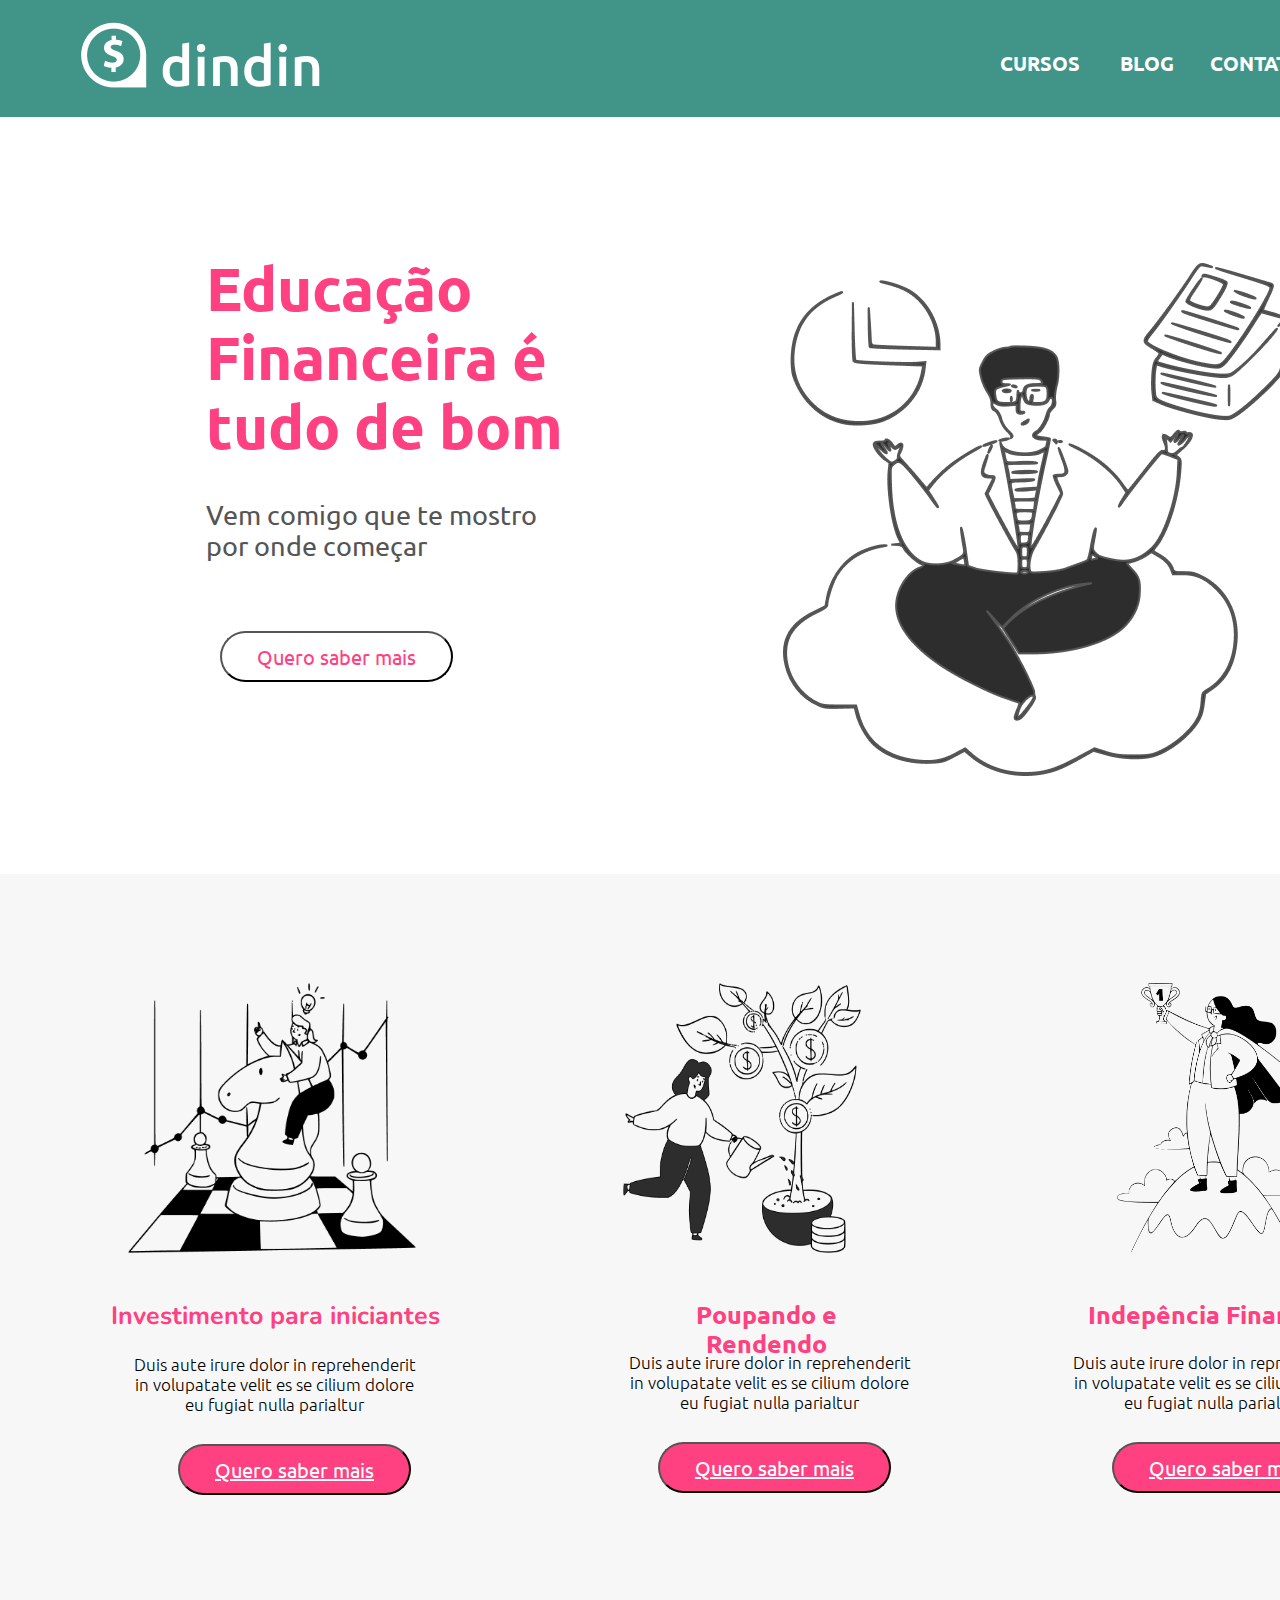
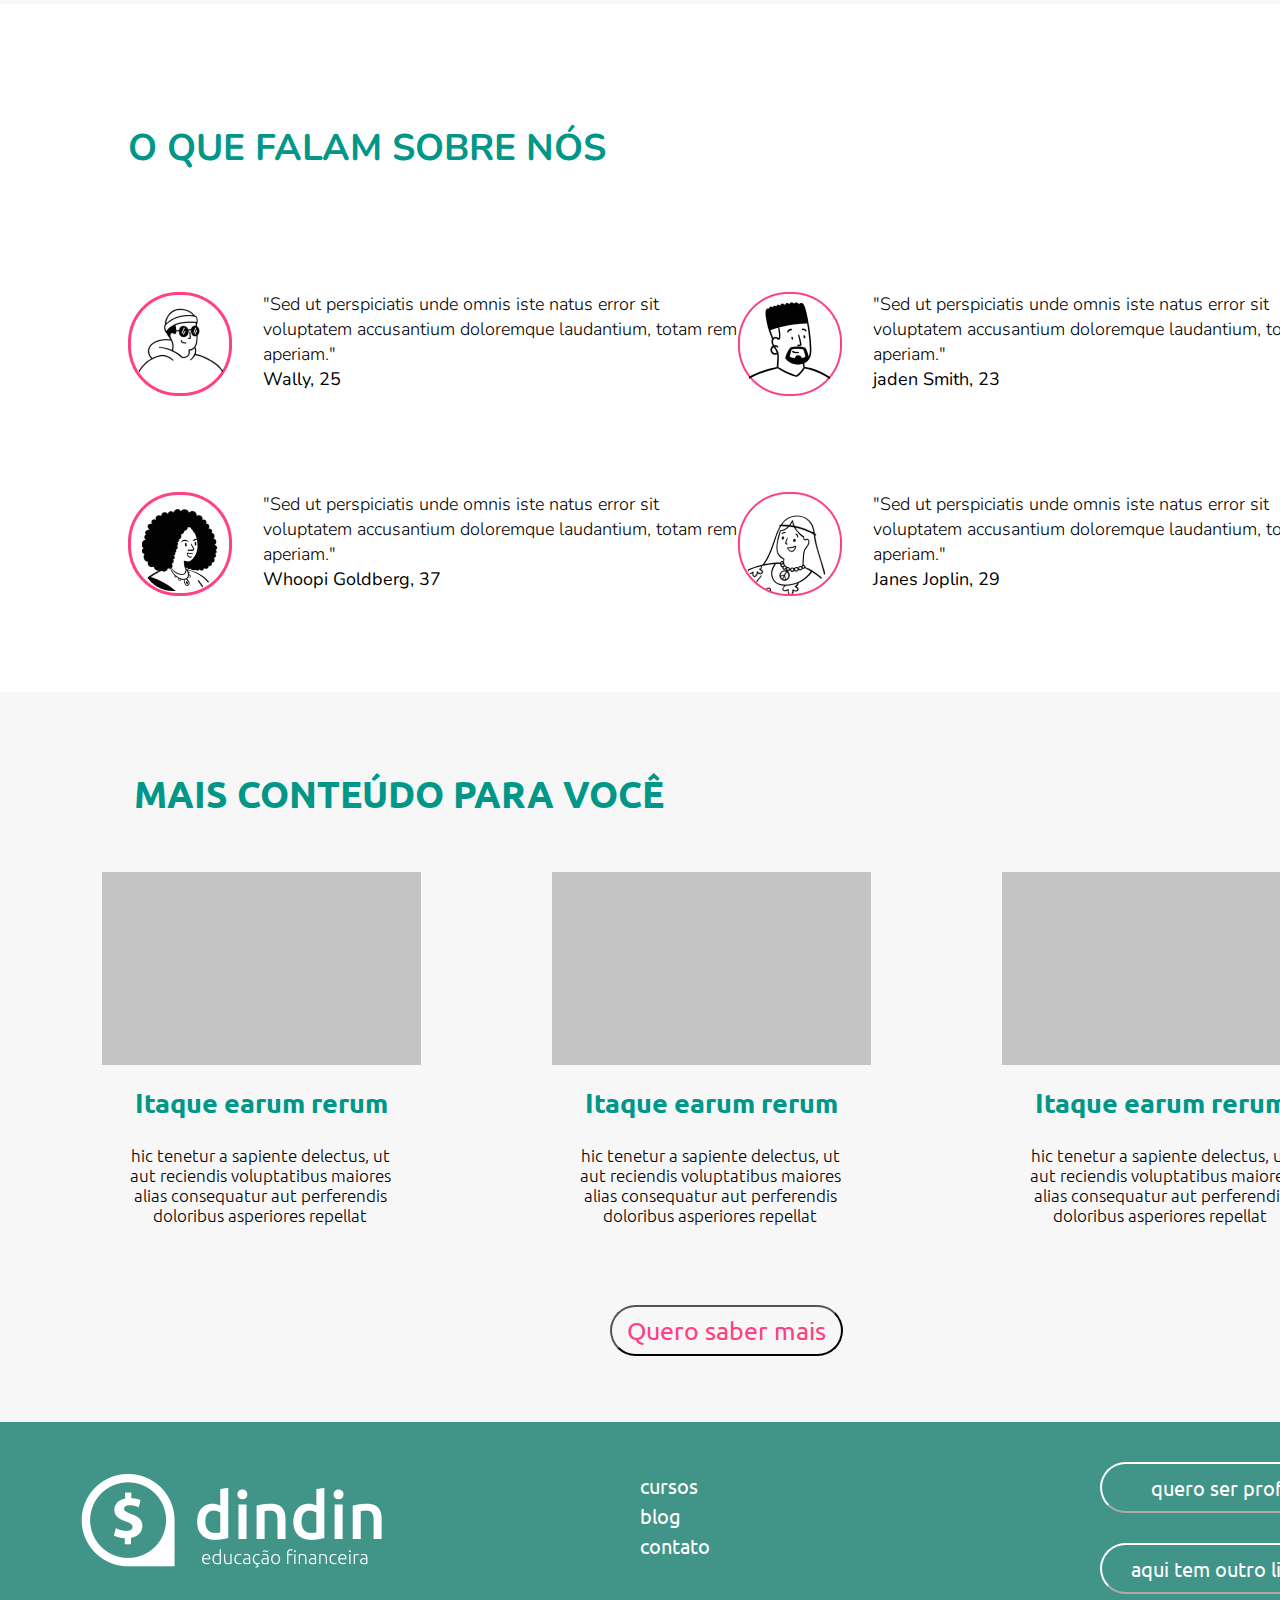
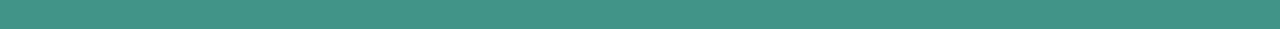
<file: index.html>
<!DOCTYPE html>
<html>

<head>
    <meta charset="UTF-8">
    <meta http-equiv="X-UA-Compatible" content="IE-edge">
    <meta name="viewport" content="width=device-width, initial-scale=1.0">
    <title>INICIO-HTML</title>
    <link rel="stylesheet" href="style-inicio.css">
    <link rel="preconnect" href="https://fonts.googleapis.com">
<link rel="preconnect" href="https://fonts.gstatic.com" crossorigin>
<link rel="preconnect" href="https://fonts.googleapis.com">
<link rel="preconnect" href="https://fonts.gstatic.com" crossorigin>
<link rel="preconnect" href="https://fonts.googleapis.com">
<link rel="preconnect" href="https://fonts.gstatic.com" crossorigin>
<link href="https://fonts.googleapis.com/css2?family=Ubuntu:ital,wght@0,300;0,400;0,500;0,700;1,300;1,400;1,500;1,700&display=swap" rel="stylesheet">
<link rel="preconnect" href="https://fonts.googleapis.com">
<link rel="preconnect" href="https://fonts.gstatic.com" crossorigin>
<link href="https://fonts.googleapis.com/css2?family=Nunito:ital,wght@0,200;0,300;0,400;0,500;0,600;0,700;0,800;0,900;0,1000;1,200;1,300;1,400;1,500;1,600;1,700;1,800;1,900;1,1000&display=swap" rel="stylesheet">

</head>

<body>

    <div id="header">
        <div class="header-grid">
            <div class="logo-header">
                <img src="logo-header.png">
            </div>
            <div class="header-items">
                <p><a href="https://diegoengmec.github.io/Desafio1GamaAcademy/Cursos.html" class="header-item">cursos</a></p>
                <p><a href="https://diegoengmec.github.io/Desafio1GamaAcademy/Blog.html" class="header-item">blog</a></p>
                <p><a href="https://diegoengmec.github.io/Desafio1GamaAcademy/Contato.html" class="header-item">contato</a></p>
            </div>
        </div>
    <div>        



    <div id="intro">
        <div class="banner">
            <div class="banner-parte1">
                <p class="banner-titulo">Educação Financeira é tudo de bom</p>
                <p class="banner-texto">Vem comigo que te mostro por onde começar</p>
                <button class="botão-banner"> <a class="link-botão-banner" href="https://diegoengmec.github.io/Desafio1GamaAcademy/Post.html">Quero saber mais</button></a>

            </div>

            <div class="banner-imagem">
               <img src="ilustra-banner.png">
            </div>
        </div>

    </div>

    <div id="cursos">
        <div id="curso1">
            <img class="curso1-imagem" src="ilustra-poupando.png">
            <h3 class="titulo-curso1">Investimento para iniciantes</h3>
            <p class="curso1-texto">Duis aute irure dolor in reprehenderit in volupatate velit es se cilium dolore eu fugiat nulla parialtur</p>
            <button class="curso1-botão"><a class="link-curso-botão1" href="https://diegoengmec.github.io/Desafio1GamaAcademy/Curso.html">Quero saber mais</button></a>

        </div>

        <div id="curso2">
            <img class="curso2-imagem" src="ilustra-investimento.png">
            <h4 class="titulo-curso2">Poupando e Rendendo</h4>
            <p class="curso2-texto">Duis aute irure dolor in reprehenderit in volupatate velit es se cilium dolore eu fugiat nulla parialtur</p>
            <button class="curso2-botão"><a class="link-curso-botão2" href="https://diegoengmec.github.io/Desafio1GamaAcademy/Curso.html">Quero saber mais</button></a>
        </div>    
            
        <div id="curso3">
            <img class="curso3-imagem" src="ilustra-independencia.png">
            <h5 class="titulo-curso3">Indepência Financeira</h5>
            <p class="curso3-texto">Duis aute irure dolor in reprehenderit in volupatate velit es se cilium dolore eu fugiat nulla parialtur</p>
            <button class="curso3-botão"><a class="link-curso-botão3" href="https://diegoengmec.github.io/Desafio1GamaAcademy/Curso.html">Quero saber mais</button></a>

        </div>

    </div>

    <p id="depoimmento-titulo">O QUE FALAM SOBRE NÓS</p>

    <div id="grid">
        <div class="depoimento"> <img class="depoimento-imagem" src="icon-wally.png" alt="">
            <cite class="depoimento-texto">"Sed ut perspiciatis unde omnis iste natus error sit voluptatem accusantium doloremque laudantium, totam rem aperiam."</cite>
            <p class="pessoa">Wally, 25</p>

        </div>

        <div class="depoimento"> <img class="depoimento-imagem" src="icon-jaden.png" alt="">
            <cite class="depoimento-texto">"Sed ut perspiciatis unde omnis iste natus error sit voluptatem accusantium doloremque laudantium, totam rem aperiam."</cite>
            <p class="pessoa">jaden Smith, 23</p>
        
        </div>

        <div class="depoimento"> <img class="depoimento-imagem" src="icon-whoopi.png" alt="">
            <cite class="depoimento-texto">"Sed ut perspiciatis unde omnis iste natus error sit voluptatem accusantium doloremque laudantium, totam rem aperiam."</cite>
            <p class="pessoa">Whoopi Goldberg, 37</p>
        
        </div>

        <div class="depoimento"> <img class="depoimento-imagem" src="icon-jane.png" alt="">
            <cite class="depoimento-texto">"Sed ut perspiciatis unde omnis iste natus error sit voluptatem accusantium doloremque laudantium, totam rem aperiam."</cite>
            <p class="pessoa">Janes Joplin, 29</p>
        
        </div>


    </div>

    <div id="conteudo">
        <div>
            <p class="conteudo-titulo"> MAIS CONTEÚDO PARA VOCÊ</p>
        </div>

        <div id="grid-conteudo">

            <div class="conteudo-imagem"></div>

            <div class="conteudo-imagem"></div>

            <div class="conteudo-imagem"></div>

            <div>
            <p class="conteudo-subtitulo"> Itaque earum rerum</p>
            <p class="conteudo-texto">hic tenetur a sapiente delectus, ut aut reciendis voluptatibus maiores alias consequatur aut perferendis doloribus asperiores repellat</p>
            </div>

            <div>
            <p class="conteudo-subtitulo"> Itaque earum rerum</p>
            <p class="conteudo-texto">hic tenetur a sapiente delectus, ut aut reciendis voluptatibus maiores alias consequatur aut perferendis doloribus asperiores repellat</p>
            </div>

            <div>
            <p class="conteudo-subtitulo"> Itaque earum rerum</p>
            <p class="conteudo-texto">hic tenetur a sapiente delectus, ut aut reciendis voluptatibus maiores alias consequatur aut perferendis doloribus asperiores repellat</p>
            </div>
        </div>

        <div>
            <button class="conteudo-botão"><a class="link-conteudo-botão" href="https://diegoengmec.github.io/Desafio1GamaAcademy/Blog.html">Quero saber mais</button></a>

        </div>
    

    </div>

    <div id="footer">
        <div class="footer-grid">
            <div class="logo-footer">
                <img src="logo-footer.png">
            </div>
            <div class="footer-items">
                <p><a href="https://diegoengmec.github.io/Desafio1GamaAcademy/Cursos.html" class="header-item">cursos</a></p>
                <p><a href="https://diegoengmec.github.io/Desafio1GamaAcademy/Blog.html" class="header-item">blog</a></p>
                <p><a href="https://diegoengmec.github.io/Desafio1GamaAcademy/Contato.html" class="header-item">contato</a></p>
            </div>
            <div>
                <button class="footer-botão1">quero ser prof</button>
                <button class="footer-botão2">aqui tem outro link</button>
            </div>





        </div>

        
    </div>














</body>

</html>
</file>
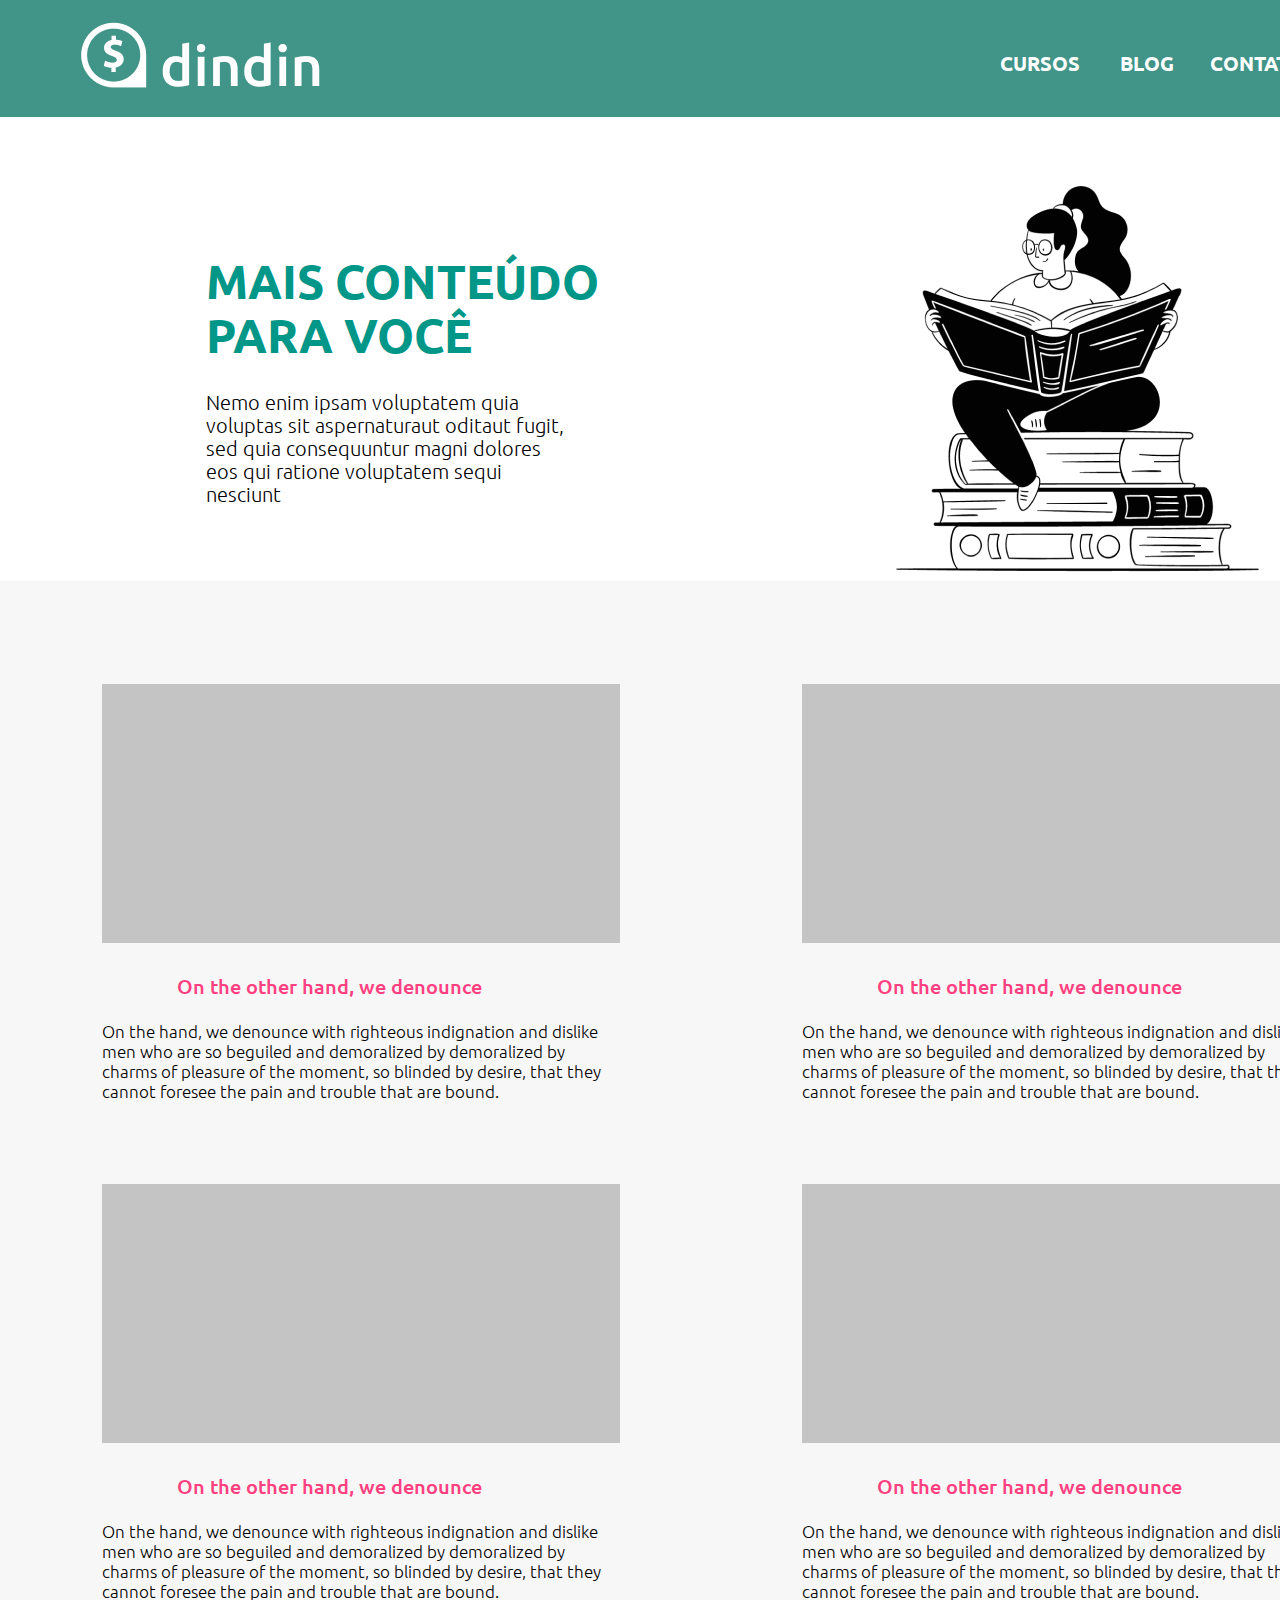
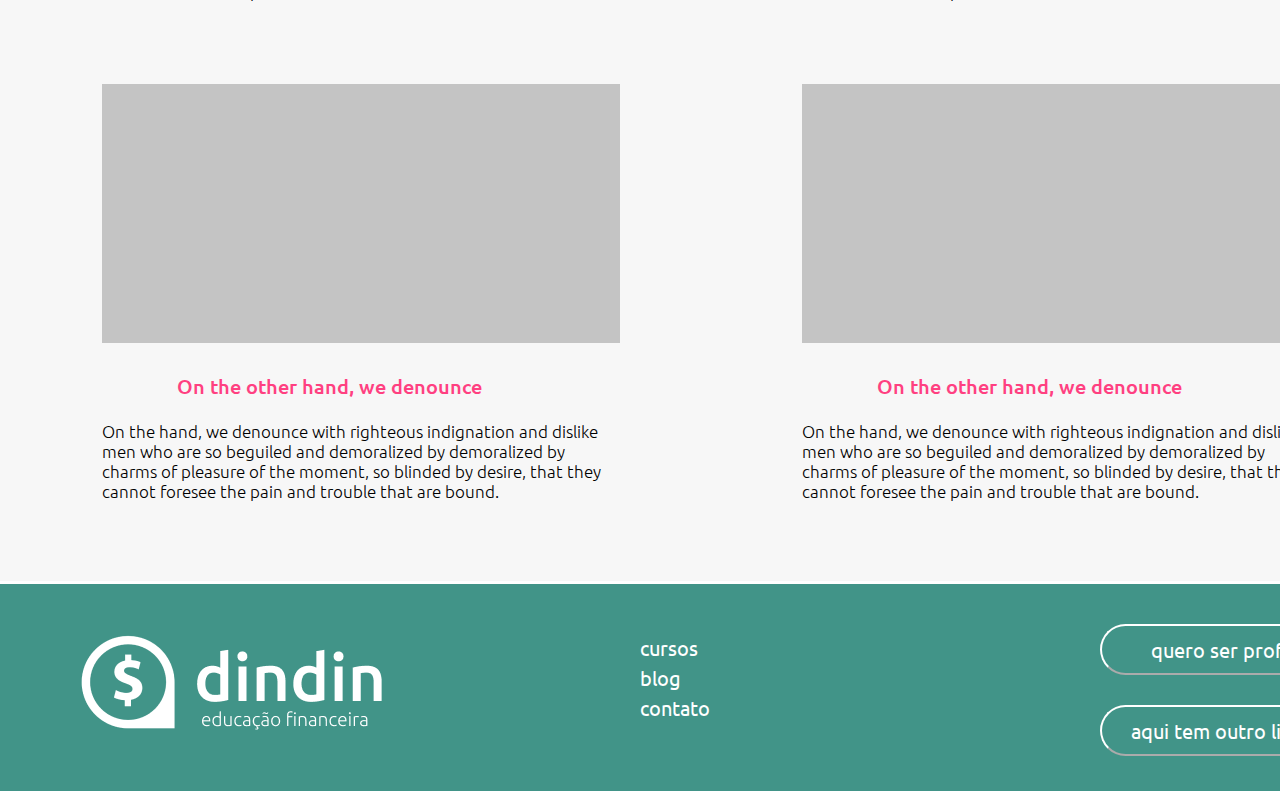
<file: Blog.html>
<!DOCTYPE html>
<html>

<head>
    <meta charset="UTF-8">
    <meta http-equiv="X-UA-Compatible" content="IE-edge">
    <meta name="viewport" content="width=device-width, initial-scale=1.0">
    <title>BLOG-HTML</title>
    <link rel="stylesheet" href="style-blog.css">
    <link rel="preconnect" href="https://fonts.googleapis.com">
<link rel="preconnect" href="https://fonts.gstatic.com" crossorigin>
<link rel="preconnect" href="https://fonts.googleapis.com">
<link rel="preconnect" href="https://fonts.gstatic.com" crossorigin>
<link rel="preconnect" href="https://fonts.googleapis.com">
<link rel="preconnect" href="https://fonts.gstatic.com" crossorigin>
<link href="https://fonts.googleapis.com/css2?family=Ubuntu:ital,wght@0,300;0,400;0,500;0,700;1,300;1,400;1,500;1,700&display=swap" rel="stylesheet">
<link rel="preconnect" href="https://fonts.googleapis.com">
<link rel="preconnect" href="https://fonts.gstatic.com" crossorigin>
<link href="https://fonts.googleapis.com/css2?family=Nunito:ital,wght@0,200;0,300;0,400;0,500;0,600;0,700;0,800;0,900;0,1000;1,200;1,300;1,400;1,500;1,600;1,700;1,800;1,900;1,1000&display=swap" rel="stylesheet">

</head>

<body>

    <div id="header">
        <div class="header-grid">
            <div class="logo-header">
                <img src="logo-header.png">
            </div>
            <div class="header-items">
                <p><a href="https://diegoengmec.github.io/Desafio1GamaAcademy/Cursos.html" class="header-item">cursos</a></p>
                <p><a href="https://diegoengmec.github.io/Desafio1GamaAcademy/Blog.html" class="header-item">blog</a></p>
                <p><a href="https://diegoengmec.github.io/Desafio1GamaAcademy/Contato.html" class="header-item">contato</a></p>
            </div>
        </div>
    <div>        



    <div id="intro">
        <div class="banner">
            <div class="banner-parte1">
                <p class="banner-titulo">MAIS CONTEÚDO PARA VOCÊ</p>
                <p class="banner-texto">Nemo enim ipsam voluptatem quia voluptas sit aspernaturaut oditaut fugit, sed quia consequuntur magni dolores eos qui ratione voluptatem sequi nesciunt</p>

            </div>

            <div class="banner-imagem">
               <img src="ilustra-blog.png">
            </div>
        </div>

    </div>

    <div id="conteudo">

        <div id="grid-conteudo">

            <div class="conteudo-imagem">
                <p class="conteudo-subtitulo"> On the other hand, we denounce</p>
                <p class="conteudo-texto">On the hand, we denounce with righteous indignation and dislike men who are so beguiled and demoralized by demoralized by charms of pleasure of the moment, so blinded by desire, that they cannot foresee the pain and trouble that are bound.</p>
            </div>

            <div class="conteudo-imagem">
                <p class="conteudo-subtitulo"> On the other hand, we denounce</p>
                <p class="conteudo-texto">On the hand, we denounce with righteous indignation and dislike men who are so beguiled and demoralized by demoralized by charms of pleasure of the moment, so blinded by desire, that they cannot foresee the pain and trouble that are bound.</p>
            </div>

            <div class="conteudo-imagem">
                <p class="conteudo-subtitulo"> On the other hand, we denounce</p>
                <p class="conteudo-texto">On the hand, we denounce with righteous indignation and dislike men who are so beguiled and demoralized by demoralized by charms of pleasure of the moment, so blinded by desire, that they cannot foresee the pain and trouble that are bound.</p>
            </div>

            <div class="conteudo-imagem">
                <p class="conteudo-subtitulo"> On the other hand, we denounce</p>
            <p class="conteudo-texto">On the hand, we denounce with righteous indignation and dislike men who are so beguiled and demoralized by demoralized by charms of pleasure of the moment, so blinded by desire, that they cannot foresee the pain and trouble that are bound.</p>
            </div>

            <div class="conteudo-imagem">
                <p class="conteudo-subtitulo"> On the other hand, we denounce</p>
            <p class="conteudo-texto">On the hand, we denounce with righteous indignation and dislike men who are so beguiled and demoralized by demoralized by charms of pleasure of the moment, so blinded by desire, that they cannot foresee the pain and trouble that are bound.</p>
            </div>

            <div class="conteudo-imagem">
                <p class="conteudo-subtitulo"> On the other hand, we denounce</p>
            <p class="conteudo-texto">On the hand, we denounce with righteous indignation and dislike men who are so beguiled and demoralized by demoralized by charms of pleasure of the moment, so blinded by desire, that they cannot foresee the pain and trouble that are bound.</p>
            </div>

        </div>

        <div id="footer">
            <div class="footer-grid">
                <div class="logo-footer">
                    <img src="logo-footer.png">
                </div>
                <div class="footer-items">
                    <p><a href="https://diegoengmec.github.io/Desafio1GamaAcademy/Cursos.html" class="header-item">cursos</a></p>
                    <p><a href="https://diegoengmec.github.io/Desafio1GamaAcademy/Blog.html" class="header-item">blog</a></p>
                    <p><a href="https://diegoengmec.github.io/Desafio1GamaAcademy/Contato.html" class="header-item">contato</a></p>
                </div>
                <div>
                    <button class="footer-botão1">quero ser prof</button>
                    <button class="footer-botão2">aqui tem outro link</button>
                </div>
    
    
    
    
    
            </div>
    
            
        </div>
</file>
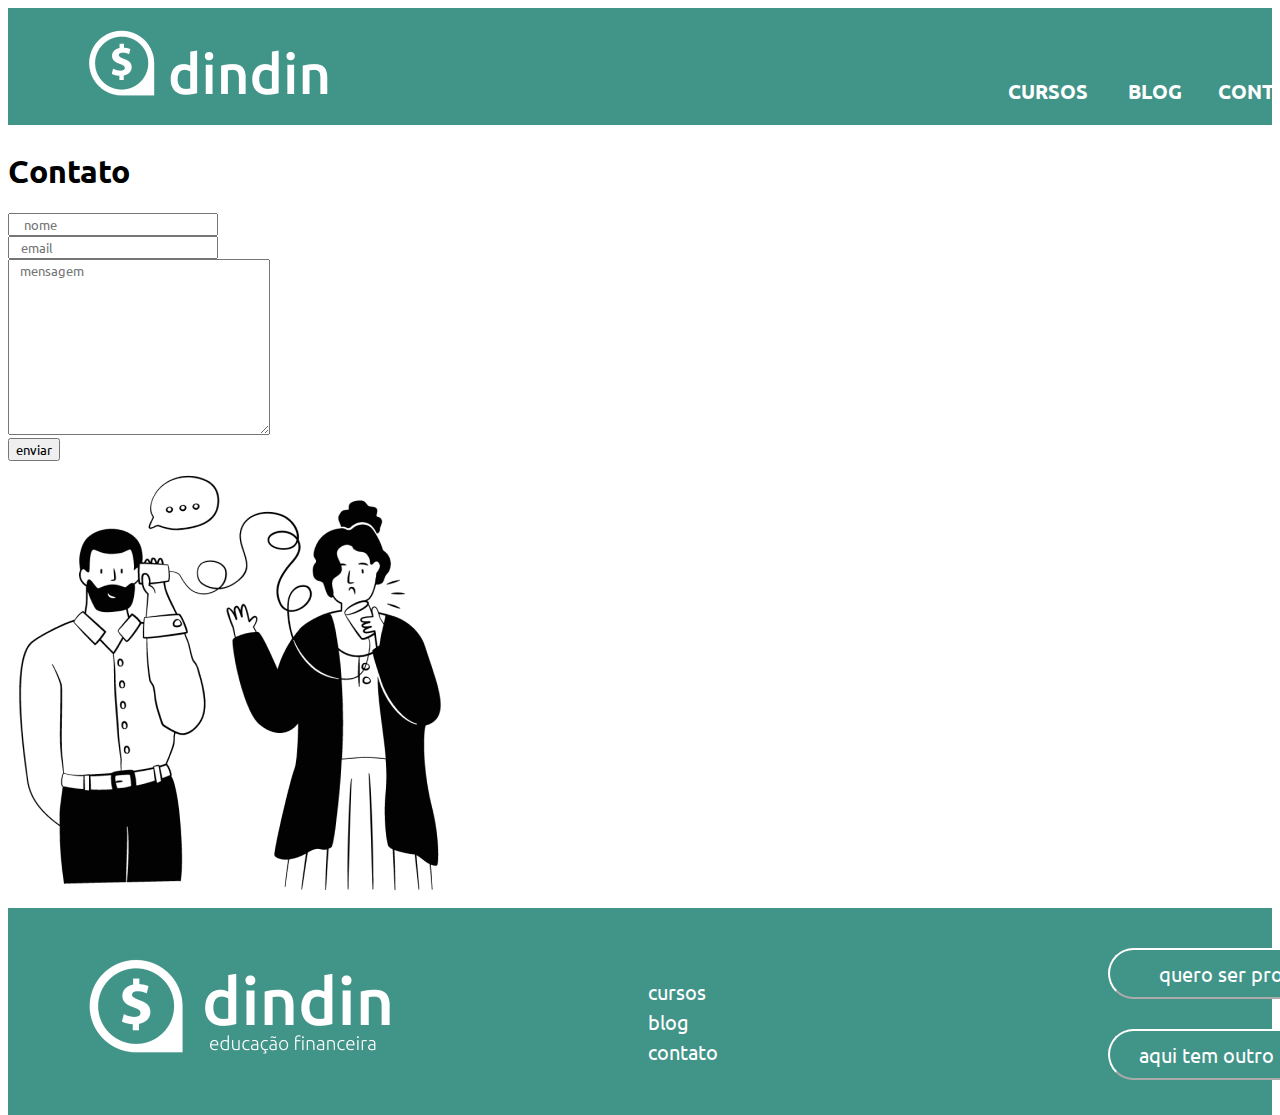
<file: Contato.html>
<!DOCTYPE html>
<html lang="en">

<head>
    <meta charset="UTF-8">
    <meta http-equiv="X-UA-Compatible" content="IE=edge">
    <meta name="viewport" content="width=device-width, initial-scale=1.0">
    <link rel="stylesheet" href="style-contato.css">
    <link rel="preconnect" href="https://fonts.googleapis.com">
    <link rel="preconnect" href="https://fonts.gstatic.com" crossorigin>
    <link
        href="https://fonts.googleapis.com/css2?family=Montserrat:ital,wght@0,100;0,500;0,600;0,800;1,100;1,300&family=Ubuntu:ital,wght@0,300;0,400;0,500;0,700;1,300;1,400;1,500;1,700&display=swap"
        rel="stylesheet">
    <title>dindin</title>
</head>

<body>
    <div id="header">
        <div class="header-grid">
            <div class="logo-header">
                <img src="logo-header.png">
            </div>
            <div class="header-items">
                <p><a href="https://diegoengmec.github.io/Desafio1GamaAcademy/Cursos.html" class="header-item">cursos</a></p>
                <p><a href="https://diegoengmec.github.io/Desafio1GamaAcademy/Blog.html" class="header-item">blog</a></p>
                <p><a href="https://diegoengmec.github.io/Desafio1GamaAcademy/Contato.html" class="header-item">contato</a></p>
            </div>
        </div>
    <div>   

    <main>
            <div class="Contato">
                <h1>Contato</h1>
            </div>
            <div>    
               <form action="">
                <input type="text" name="" placeholder="    nome">
                <br><input type="email" name="" placeholder="   email">
                <br><textarea name="" id="" cols="30" rows="10" placeholder="   mensagem"></textarea>    
               </form>
                <button>enviar</button>
            </div>
            <div>
                <img src="ilustra-contato.png" alt="">
            </div>
        </div>
    </main>
    <div id="footer">
        <div class="footer-grid">
            <div class="logo-footer">
                <img src="logo-footer.png">
            </div>
            <div class="footer-items">
                <p><a href="https://diegoengmec.github.io/Desafio1GamaAcademy/Cursos.html" class="header-item">cursos</a></p>
                <p><a href="https://diegoengmec.github.io/Desafio1GamaAcademy/Blog.html" class="header-item">blog</a></p>
                <p><a href="https://diegoengmec.github.io/Desafio1GamaAcademy/Contato.html" class="header-item">contato</a></p>
            </div>
            <div>
                <button class="footer-botão1">quero ser prof</button>
                <button class="footer-botão2">aqui tem outro link</button>
            </div>





        </div>

        
    </div>
</body>

</html>
</file>
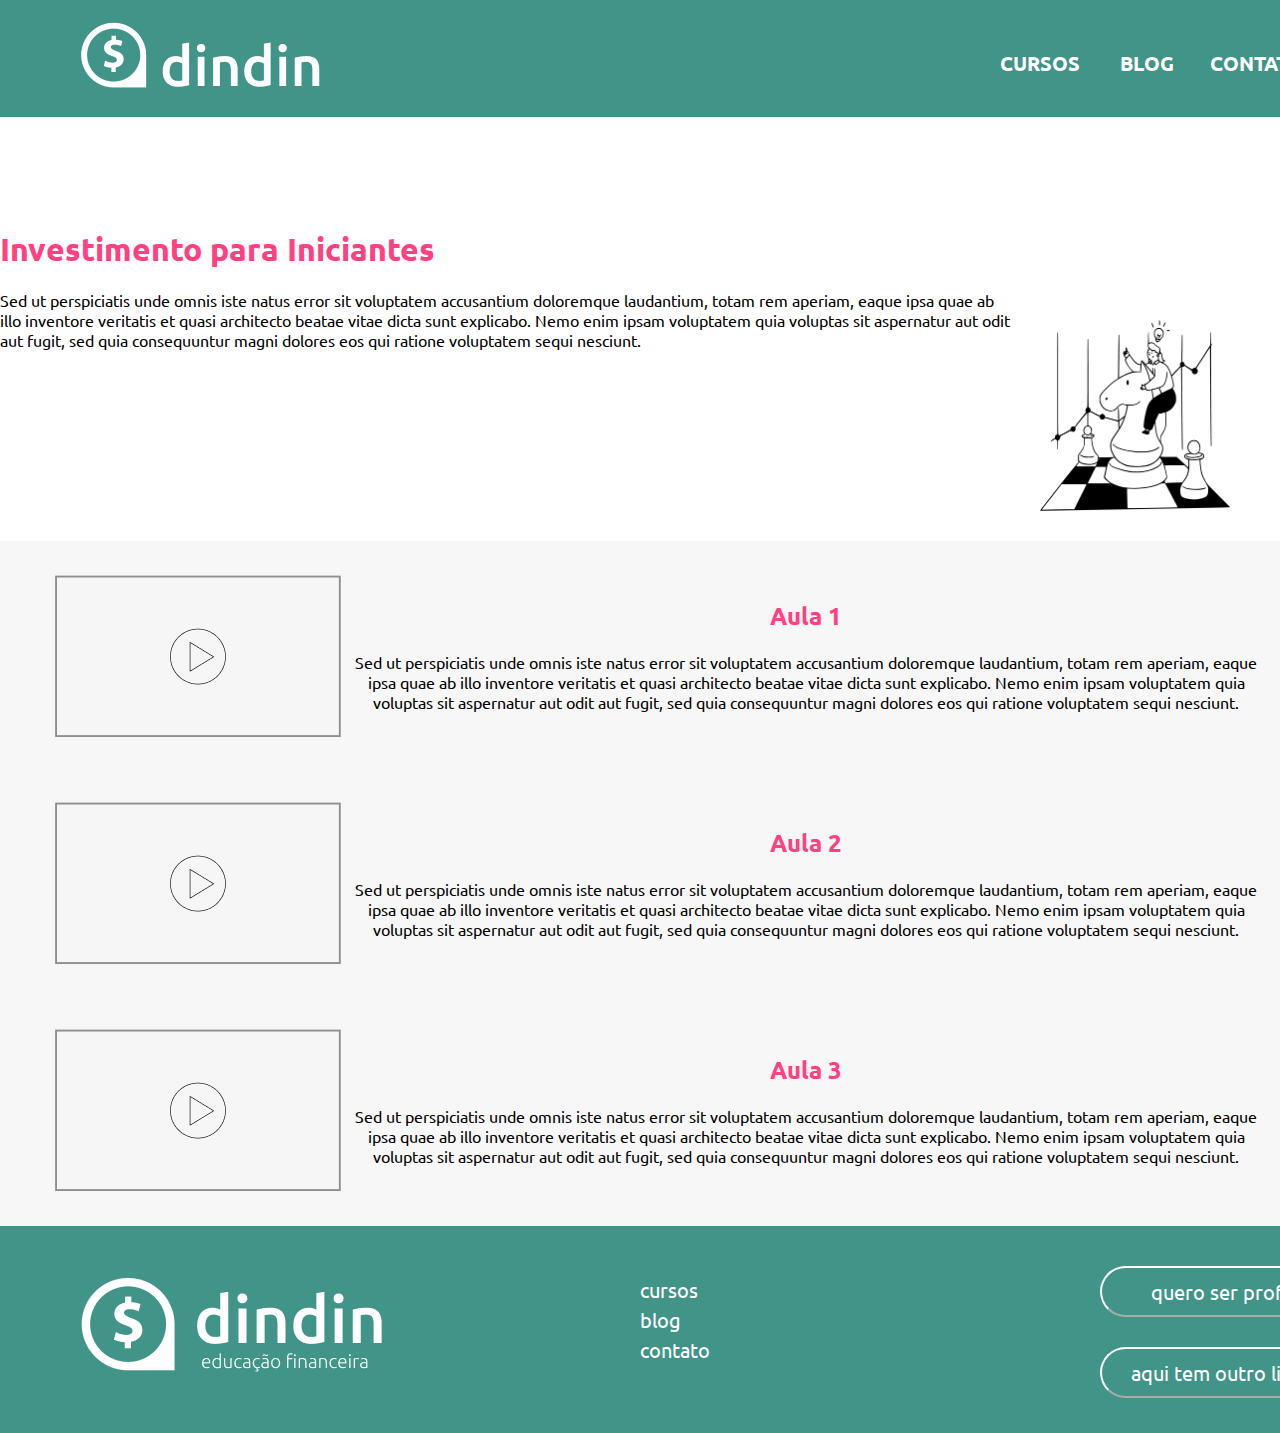
<file: Curso.html>
<!DOCTYPE html>
<html lang="en">

<head>
    <meta charset="UTF-8">
    <meta http-equiv="X-UA-Compatible" content="IE=edge">
    <meta name="viewport" content="width=device-width, initial scale=1.0">
    <link rel="stylesheet" type="text/css" href="style-curso.css">
    <link rel="preconnect" href="https://fonts.googleapis.com">
    <link rel="preconnect" href="https://fonts.gstatic.com" crossorigin>
    <link
        href="https://fonts.googleapis.com/css2?family=Ubuntu:ital,wght@0,300;0,400;0,500;0,700;1,300;1,400;1,500;1,700&display=swap"
        rel="stylesheet">
    <title>.:Teste:.</title>
</head>

<div>

</div>

<body>
    <div id="header">
        <div class="header-grid">
            <div class="logo-header">
                <img src="logo-header.png">
            </div>
            <div class="header-items">
                <p><a href="https://diegoengmec.github.io/Desafio1GamaAcademy/Cursos.html" class="header-item">cursos</a></p>
                <p><a href="https://diegoengmec.github.io/Desafio1GamaAcademy/Blog.html" class="header-item">blog</a></p>
                <p><a href="https://diegoengmec.github.io/Desafio1GamaAcademy/Contato.html" class="header-item">contato</a></p>
            </div>
        </div>
    <div>   


    <div class="container">
        <h1 style="color: #FF4081;">Investimento para Iniciantes</h1>
        <div class="content">
            <p>Sed ut perspiciatis unde omnis iste natus error sit voluptatem accusantium doloremque laudantium, totam
                rem aperiam, eaque ipsa quae ab illo inventore veritatis et quasi architecto beatae vitae dicta sunt
                explicabo. Nemo enim ipsam voluptatem quia voluptas sit aspernatur aut odit aut fugit, sed quia
                consequuntur magni dolores eos qui ratione voluptatem sequi nesciunt.
            </p>
            <img src="ilustra-poupando.png" style="width: 250px; padding: 30px;">
        </div>
    </div>

    <body>
        </div>

        <div class="container2">
            <table>
                <tr>
                    <td class="cell">
                        <img src="Captura de tela 2023-02-17 103501.png">
                        <div>
                            <h2 style="color: #FF4081;">Aula 1</h2>
                            <p>Sed ut perspiciatis unde omnis iste natus error sit voluptatem accusantium doloremque
                                laudantium, totam rem aperiam, eaque ipsa quae ab illo inventore veritatis et quasi
                                architecto beatae vitae dicta sunt explicabo. Nemo enim ipsam voluptatem quia voluptas
                                sit aspernatur aut odit aut fugit, sed quia consequuntur magni dolores eos qui ratione
                                voluptatem sequi nesciunt.</p>

                        </div>
                    </td>
                    <td class="cell">
                        <img src="Captura de tela 2023-02-17 103501.png">
                        <div>
                            <h2 style="color: #FF4081;">Aula 2</h2>
                            <p>Sed ut perspiciatis unde omnis iste natus error sit voluptatem accusantium doloremque
                                laudantium, totam rem aperiam, eaque ipsa quae ab illo inventore veritatis et quasi
                                architecto beatae vitae dicta sunt explicabo. Nemo enim ipsam voluptatem quia voluptas
                                sit
                                aspernatur aut odit aut fugit, sed quia consequuntur magni dolores eos qui ratione
                                voluptatem sequi nesciunt.</p>

                        </div>
                    </td>
                    <td class="cell">
                        <img src="Captura de tela 2023-02-17 103501.png">
                        <div>
                            <h2 style="color: #FF4081;">Aula 3</h2>
                            <p>Sed ut perspiciatis unde omnis iste natus error sit voluptatem accusantium doloremque
                                laudantium, totam rem aperiam, eaque ipsa quae ab illo inventore veritatis et quasi
                                architecto beatae vitae dicta sunt explicabo. Nemo enim ipsam voluptatem quia voluptas
                                sit
                                aspernatur aut odit aut fugit, sed quia consequuntur magni dolores eos qui ratione
                                voluptatem sequi nesciunt.</p>
                            
                        </div>
                    </td>
                </tr>
            </table>

        </div>




        <div id="Cursos">

        </div>

        <div id="footer">
            <div class="footer-grid">
                <div class="logo-footer">
                    <img src="logo-footer.png">
                </div>
                <div class="footer-items">
                    <p><a href="https://diegoengmec.github.io/Desafio1GamaAcademy/Cursos.html" class="header-item">cursos</a></p>
                    <p><a href="https://diegoengmec.github.io/Desafio1GamaAcademy/Blog.html" class="header-item">blog</a></p>
                    <p><a href="https://diegoengmec.github.io/Desafio1GamaAcademy/Contato.html" class="header-item">contato</a></p>
                </div>
                <div>
                    <button class="footer-botão1">quero ser prof</button>
                    <button class="footer-botão2">aqui tem outro link</button>
                </div>
    
    
    
    
    
            </div>
    
            
        </div>

    </body>

</html>
</file>
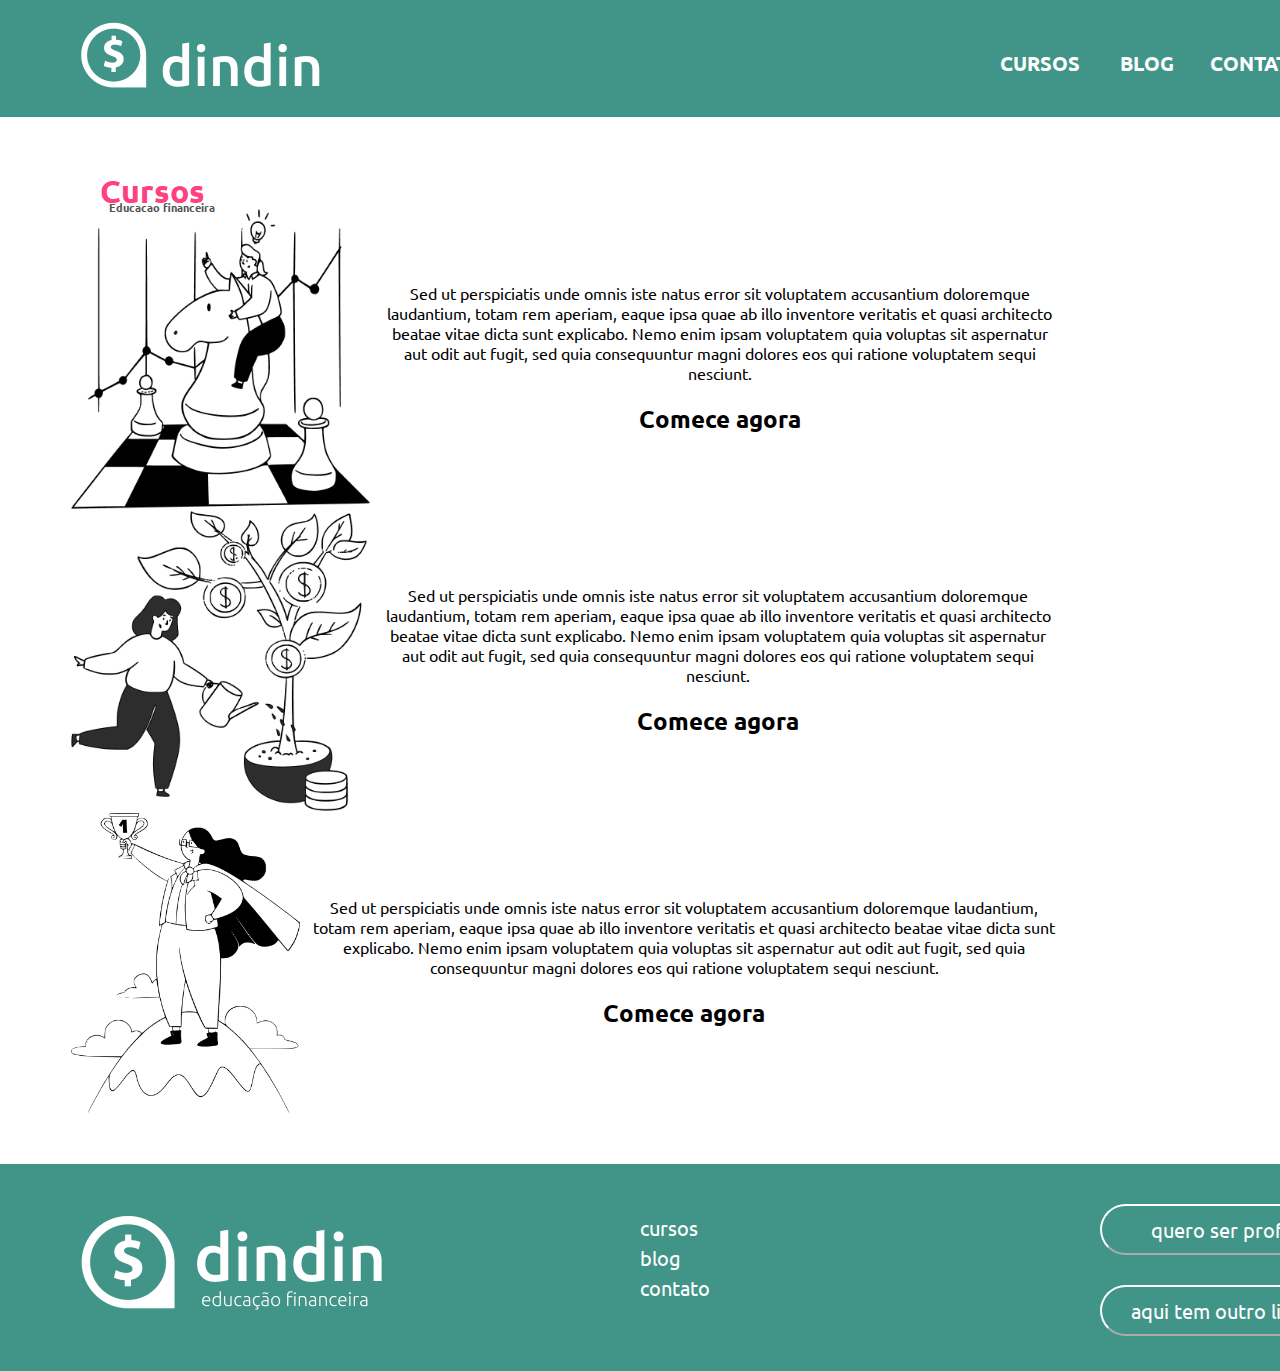
<file: Cursos.html>
<!DOCTYPE html>
<html lang="en">

<head>
    <meta charset="UTF-8">
    <meta http-equiv="X-UA-Compatible" content="IE=edge">
    <meta name="viewport" content="width=device-width, initial scale=1.0">
    <link rel="stylesheet" type="text/css" href="style-cursos.css">
    <link rel="preconnect" href="https://fonts.googleapis.com">
    <link rel="preconnect" href="https://fonts.gstatic.com" crossorigin>
    <link
        href="https://fonts.googleapis.com/css2?family=Ubuntu:ital,wght@0,300;0,400;0,500;0,700;1,300;1,400;1,500;1,700&display=swap"
        rel="stylesheet">
    <title>Cursos-html</title>
</head>

<body>

    <div id="header">
        <div class="header-grid">
            <div class="logo-header">
                <img src="logo-header.png">
            </div>
            <div class="header-items">
                <p><a href="https://diegoengmec.github.io/Desafio1GamaAcademy/Cursos.html" class="header-item">cursos</a></p>
                <p><a href="https://diegoengmec.github.io/Desafio1GamaAcademy/Blog.html" class="header-item">blog</a></p>
                <p><a href="https://diegoengmec.github.io/Desafio1GamaAcademy/Contato.html" class="header-item">contato</a></p>
            </div>
        </div>
    <div>        


    <div id="banner">
        <h1>Cursos</h1>
        <h6>Educacao financeira</h6>
    </div>

    <div class="grid-container">
        <table>
            <tr>
                <td class="cell">
                    <img
                        src="ilustra-poupando.png">
                    <div>
                        <p>Sed ut perspiciatis unde omnis iste natus error sit voluptatem accusantium doloremque
                            laudantium, totam rem aperiam, eaque ipsa quae ab illo inventore veritatis et quasi
                            architecto beatae vitae dicta sunt explicabo. Nemo enim ipsam voluptatem quia voluptas
                            sit aspernatur aut odit aut fugit, sed quia consequuntur magni dolores eos qui ratione
                            voluptatem sequi nesciunt.</p>
                        <h2>Comece agora</h2>
                    </div>
                </td>
                <td class="cell">
                    <img
                        src="ilustra-investimento.png">
                    <div>
                        <p>Sed ut perspiciatis unde omnis iste natus error sit voluptatem accusantium doloremque
                            laudantium, totam rem aperiam, eaque ipsa quae ab illo inventore veritatis et quasi
                            architecto beatae vitae dicta sunt explicabo. Nemo enim ipsam voluptatem quia voluptas sit
                            aspernatur aut odit aut fugit, sed quia consequuntur magni dolores eos qui ratione
                            voluptatem sequi nesciunt.</p>
                        <h2>Comece agora</h2>
                    </div>
                </td>
                <td class="cell">                   
                        <img src="ilustra-independencia.png">
                    <div>
                        <p>Sed ut perspiciatis unde omnis iste natus error sit voluptatem accusantium doloremque
                            laudantium, totam rem aperiam, eaque ipsa quae ab illo inventore veritatis et quasi
                            architecto beatae vitae dicta sunt explicabo. Nemo enim ipsam voluptatem quia voluptas sit
                            aspernatur aut odit aut fugit, sed quia consequuntur magni dolores eos qui ratione
                            voluptatem sequi nesciunt.</p>
                        <h2>Comece agora</h2>
                    </div>
                </td>
            </tr>
        </table>

    </div>




    <div id="Cursos">

    </div>

    <div id="footer">
        <div class="footer-grid">
            <div class="logo-footer">
                <img src="logo-footer.png">
            </div>
            <div class="footer-items">
                <p><a href="https://diegoengmec.github.io/Desafio1GamaAcademy/Cursos.html" class="header-item">cursos</a></p>
                <p><a href="https://diegoengmec.github.io/Desafio1GamaAcademy/Blog.html" class="header-item">blog</a></p>
                <p><a href="https://diegoengmec.github.io/Desafio1GamaAcademy/Contato.html" class="header-item">contato</a></p>
            </div>
            <div>
                <button class="footer-botão1">quero ser prof</button>
                <button class="footer-botão2">aqui tem outro link</button>
            </div>





        </div>

</body>

</html>
</file>
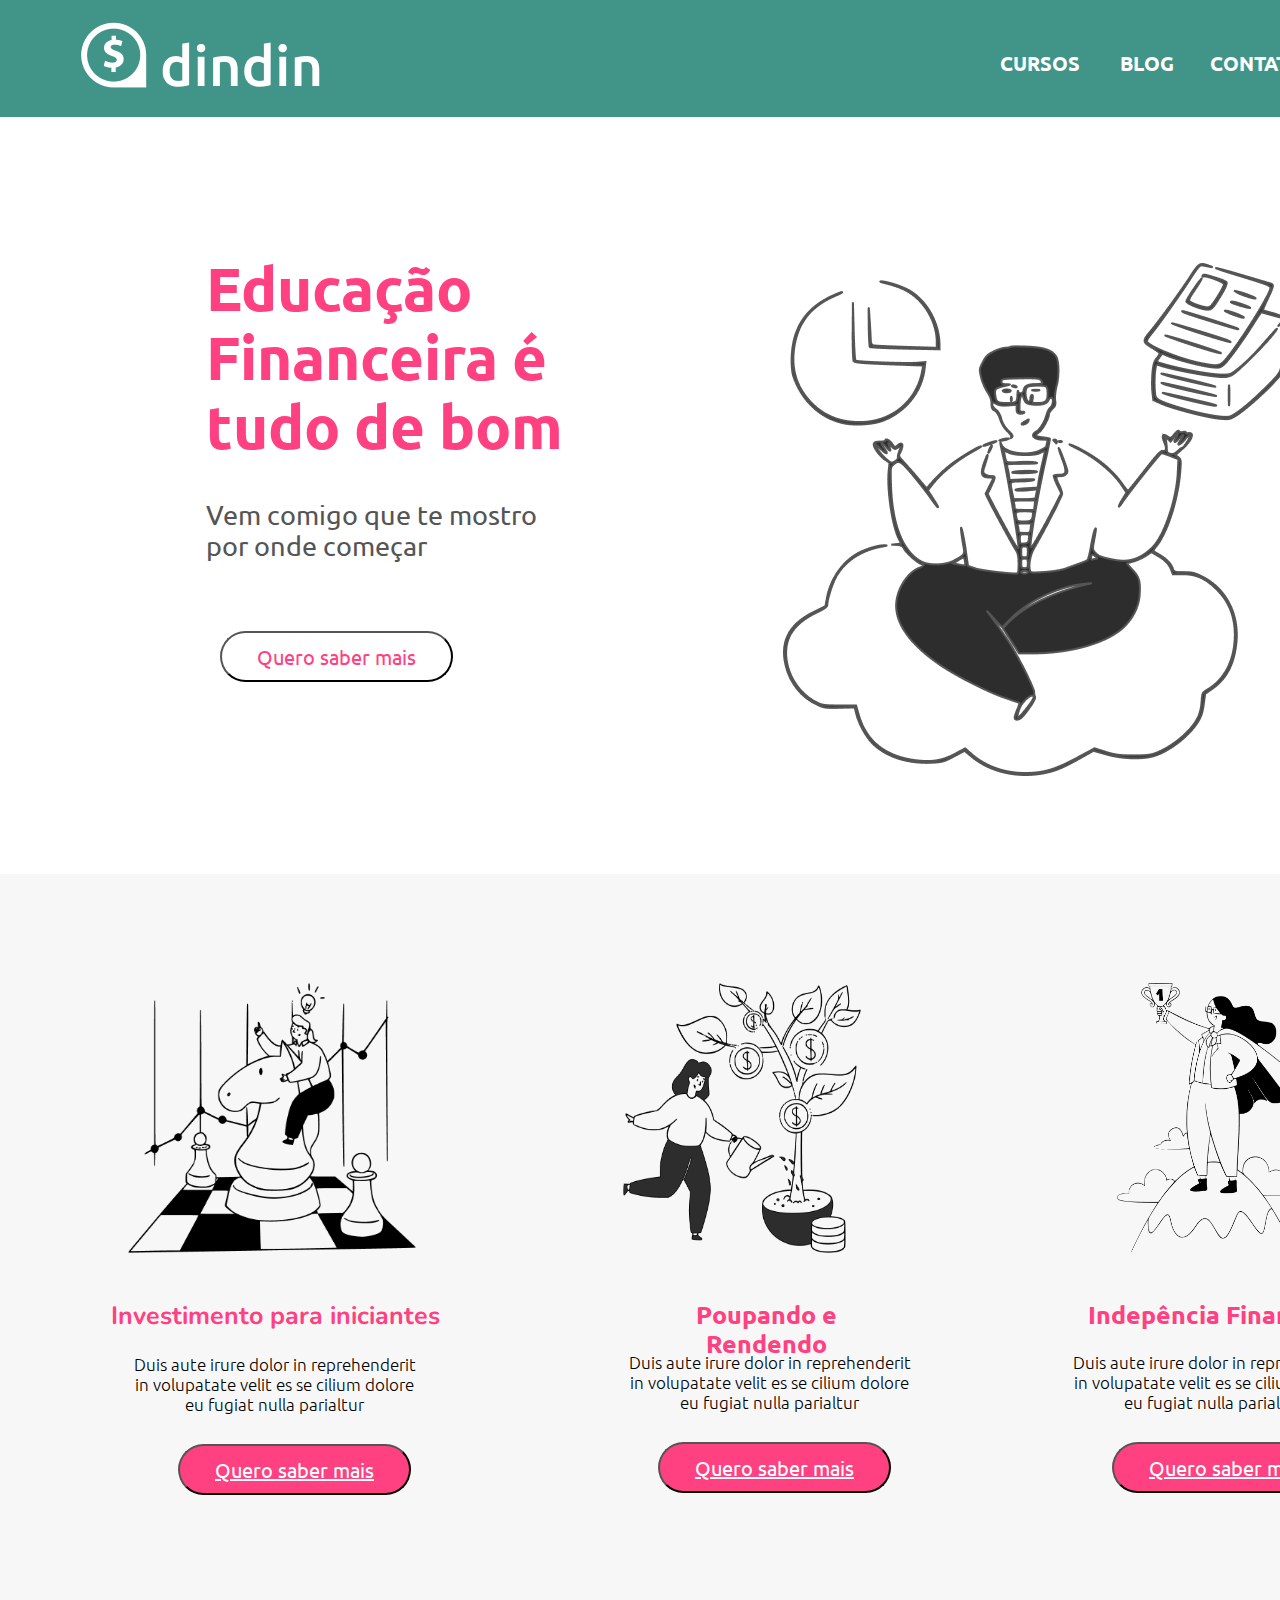
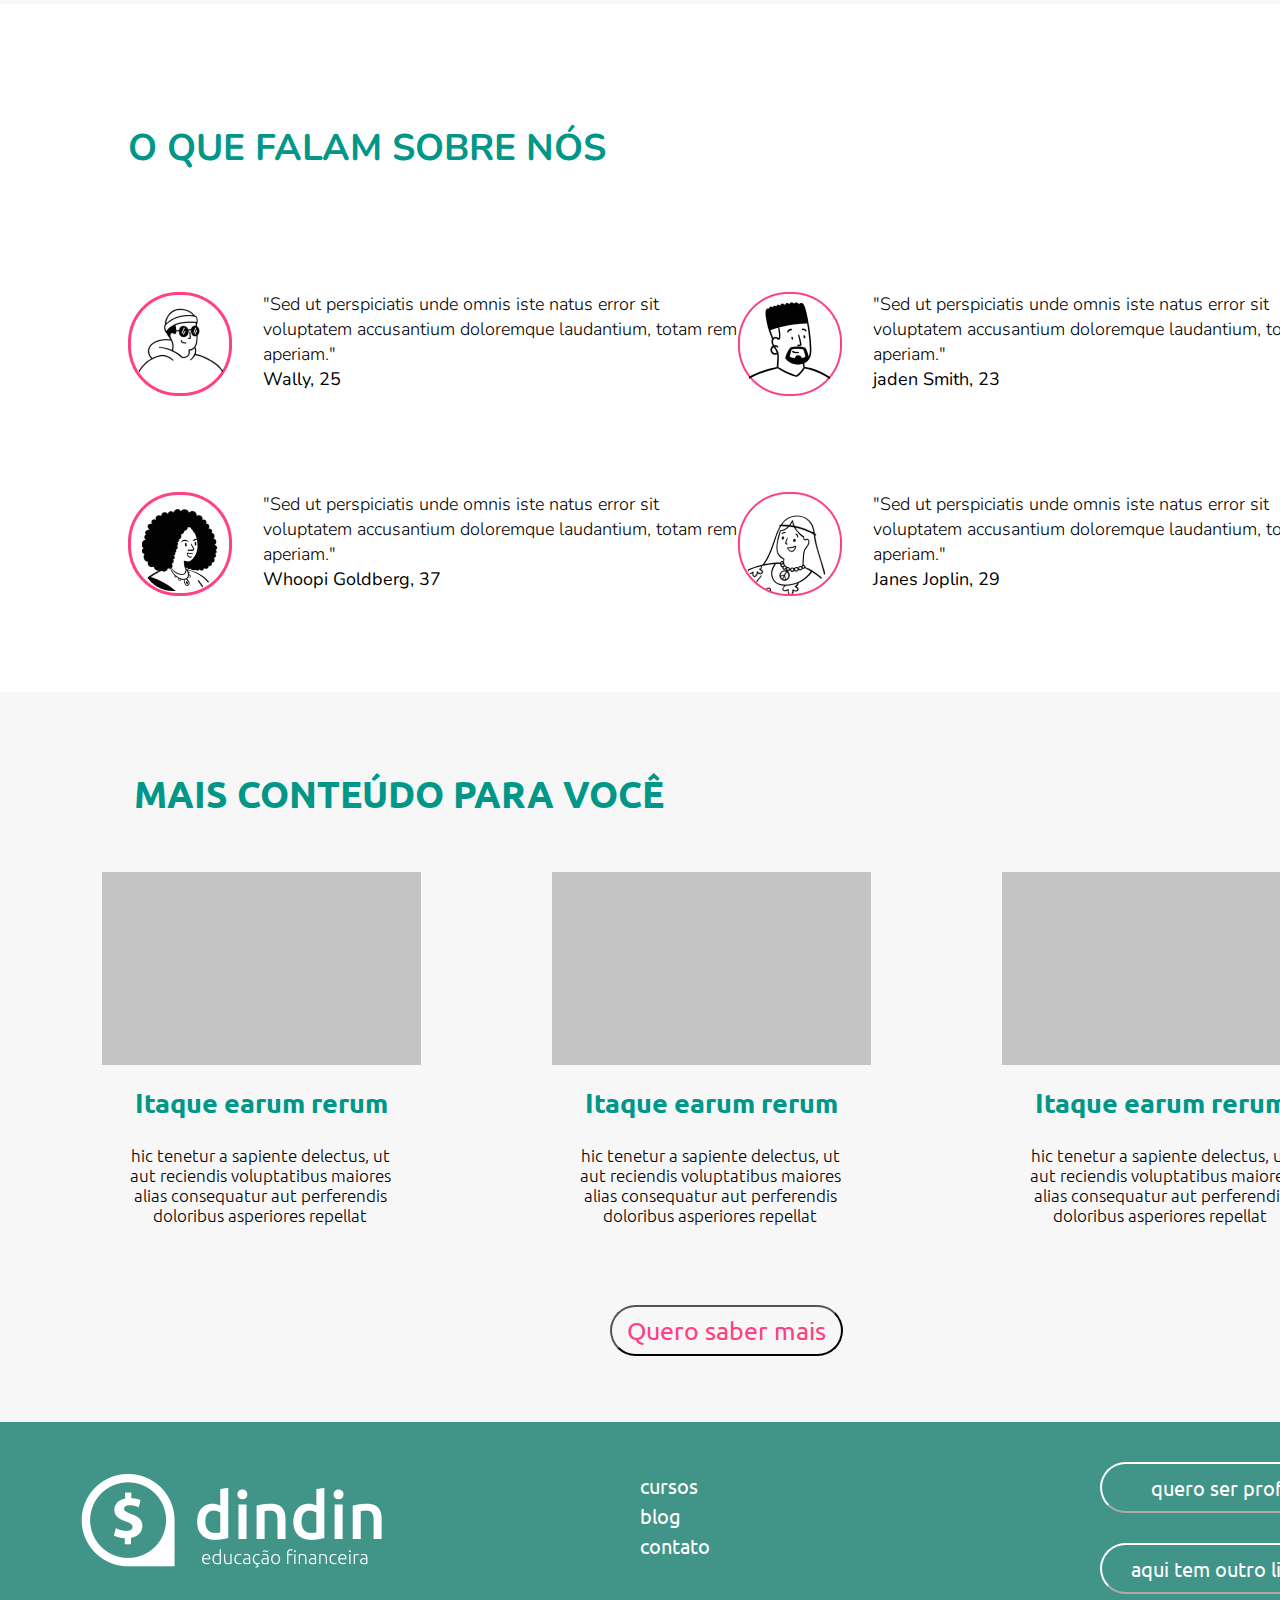
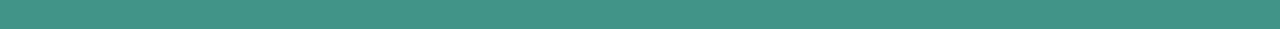
<file: Inicio.html>
<!DOCTYPE html>
<html>

<head>
    <meta charset="UTF-8">
    <meta http-equiv="X-UA-Compatible" content="IE-edge">
    <meta name="viewport" content="width=device-width, initial-scale=1.0">
    <title>INICIO-HTML</title>
    <link rel="stylesheet" href="style-inicio.css">
    <link rel="preconnect" href="https://fonts.googleapis.com">
<link rel="preconnect" href="https://fonts.gstatic.com" crossorigin>
<link rel="preconnect" href="https://fonts.googleapis.com">
<link rel="preconnect" href="https://fonts.gstatic.com" crossorigin>
<link rel="preconnect" href="https://fonts.googleapis.com">
<link rel="preconnect" href="https://fonts.gstatic.com" crossorigin>
<link href="https://fonts.googleapis.com/css2?family=Ubuntu:ital,wght@0,300;0,400;0,500;0,700;1,300;1,400;1,500;1,700&display=swap" rel="stylesheet">
<link rel="preconnect" href="https://fonts.googleapis.com">
<link rel="preconnect" href="https://fonts.gstatic.com" crossorigin>
<link href="https://fonts.googleapis.com/css2?family=Nunito:ital,wght@0,200;0,300;0,400;0,500;0,600;0,700;0,800;0,900;0,1000;1,200;1,300;1,400;1,500;1,600;1,700;1,800;1,900;1,1000&display=swap" rel="stylesheet">

</head>

<body>

    <div id="header">
        <div class="header-grid">
            <div class="logo-header">
                <img src="logo-header.png">
            </div>
            <div class="header-items">
                <p><a href="https://google.com" class="header-item">cursos</a></p>
                <p><a href="https://google.com" class="header-item">blog</a></p>
                <p><a href="https://google.com" class="header-item">contato</a></p>
            </div>
        </div>
    <div>        



    <div id="intro">
        <div class="banner">
            <div class="banner-parte1">
                <p class="banner-titulo">Educação Financeira é tudo de bom</p>
                <p class="banner-texto">Vem comigo que te mostro por onde começar</p>
                <button class="botão-banner"> <a class="link-botão-banner" href="https://google.com">Quero saber mais</button></a>

            </div>

            <div class="banner-imagem">
               <img src="ilustra-banner.png">
            </div>
        </div>

    </div>

    <div id="cursos">
        <div id="curso1">
            <img class="curso1-imagem" src="ilustra-poupando.png">
            <h3 class="titulo-curso1">Investimento para iniciantes</h3>
            <p class="curso1-texto">Duis aute irure dolor in reprehenderit in volupatate velit es se cilium dolore eu fugiat nulla parialtur</p>
            <button class="curso1-botão"><a class="link-curso-botão1" href="https://google.com">Quero saber mais</button></a>

        </div>

        <div id="curso2">
            <img class="curso2-imagem" src="ilustra-investimento.png">
            <h4 class="titulo-curso2">Poupando e Rendendo</h4>
            <p class="curso2-texto">Duis aute irure dolor in reprehenderit in volupatate velit es se cilium dolore eu fugiat nulla parialtur</p>
            <button class="curso2-botão"><a class="link-curso-botão2" href="https://google.com">Quero saber mais</button></a>
        </div>    
            
        <div id="curso3">
            <img class="curso3-imagem" src="ilustra-independencia.png">
            <h5 class="titulo-curso3">Indepência Financeira</h5>
            <p class="curso3-texto">Duis aute irure dolor in reprehenderit in volupatate velit es se cilium dolore eu fugiat nulla parialtur</p>
            <button class="curso3-botão"><a class="link-curso-botão3" href="https://google.com">Quero saber mais</button></a>

        </div>

    </div>

    <p id="depoimmento-titulo">O QUE FALAM SOBRE NÓS</p>

    <div id="grid">
        <div class="depoimento"> <img class="depoimento-imagem" src="icon-wally.png" alt="">
            <cite class="depoimento-texto">"Sed ut perspiciatis unde omnis iste natus error sit voluptatem accusantium doloremque laudantium, totam rem aperiam."</cite>
            <p class="pessoa">Wally, 25</p>

        </div>

        <div class="depoimento"> <img class="depoimento-imagem" src="icon-jaden.png" alt="">
            <cite class="depoimento-texto">"Sed ut perspiciatis unde omnis iste natus error sit voluptatem accusantium doloremque laudantium, totam rem aperiam."</cite>
            <p class="pessoa">jaden Smith, 23</p>
        
        </div>

        <div class="depoimento"> <img class="depoimento-imagem" src="icon-whoopi.png" alt="">
            <cite class="depoimento-texto">"Sed ut perspiciatis unde omnis iste natus error sit voluptatem accusantium doloremque laudantium, totam rem aperiam."</cite>
            <p class="pessoa">Whoopi Goldberg, 37</p>
        
        </div>

        <div class="depoimento"> <img class="depoimento-imagem" src="icon-jane.png" alt="">
            <cite class="depoimento-texto">"Sed ut perspiciatis unde omnis iste natus error sit voluptatem accusantium doloremque laudantium, totam rem aperiam."</cite>
            <p class="pessoa">Janes Joplin, 29</p>
        
        </div>


    </div>

    <div id="conteudo">
        <div>
            <p class="conteudo-titulo"> MAIS CONTEÚDO PARA VOCÊ</p>
        </div>

        <div id="grid-conteudo">

            <div class="conteudo-imagem"></div>

            <div class="conteudo-imagem"></div>

            <div class="conteudo-imagem"></div>

            <div>
            <p class="conteudo-subtitulo"> Itaque earum rerum</p>
            <p class="conteudo-texto">hic tenetur a sapiente delectus, ut aut reciendis voluptatibus maiores alias consequatur aut perferendis doloribus asperiores repellat</p>
            </div>

            <div>
            <p class="conteudo-subtitulo"> Itaque earum rerum</p>
            <p class="conteudo-texto">hic tenetur a sapiente delectus, ut aut reciendis voluptatibus maiores alias consequatur aut perferendis doloribus asperiores repellat</p>
            </div>

            <div>
            <p class="conteudo-subtitulo"> Itaque earum rerum</p>
            <p class="conteudo-texto">hic tenetur a sapiente delectus, ut aut reciendis voluptatibus maiores alias consequatur aut perferendis doloribus asperiores repellat</p>
            </div>
        </div>

        <div>
            <button class="conteudo-botão"><a class="link-conteudo-botão" href="https://google.com">Quero saber mais</button></a>

        </div>
    

    </div>

    <div id="footer">
        <div class="footer-grid">
            <div class="logo-footer">
                <img src="logo-footer.png">
            </div>
            <div class="footer-items">
                <p><a href="https://google.com" class="header-item">cursos</a></p>
                <p><a href="https://google.com" class="header-item">blog</a></p>
                <p><a href="https://google.com" class="header-item">contato</a></p>
            </div>
            <div>
                <button class="footer-botão1">quero ser prof</button>
                <button class="footer-botão2">aqui tem outro link</button>
            </div>





        </div>

        
    </div>














</body>

</html>
</file>
<file: style-inicio.css>
*{
    margin: 0;
    top: 0;
    box-sizing: border-box;
}


 #header{
    width: 100%;
    height: 117px;
    background-color: #419488;
}

.header-grid{
    display: grid;
    grid-template-columns: repeat(3,400px);
}

.logo-header{
    width: 312px;
    height: 101.43px;
    padding-top: 5%;
    padding-left: 20%;
}

.header-items{
    display: grid;
    grid-template-columns: 120px 90px 10px;
    font-family: 'Ubuntu', sans-serif;
    font-style: normal;
    font-weight: 700;
    font-size: 20px;
    line-height: 23px;
    color: #FFFFFF;
    text-transform: uppercase;
    padding-left: 150%;
    padding-top: 13%;

}

a.header-item{
    text-decoration: none;
    color: #FFFFFF;
}
    

.banner{
    display: grid;
    grid-template-columns: 50px 50px;
    margin-top: -90px;
}

.banner-titulo{
    width: 450px;
    height: 216px;
    margin-left: 206px;
    margin-top: 242px;
    font-family: 'Ubuntu', sans-serif;
    font-style: normal;
    font-weight: 700;
    font-size: 60px;
    line-height: 69px;
    color: #FF4081;
}

.banner-texto{
    width: 360px;
    height: 62px;
    margin-left: 206px;
    padding-top: 60%;
    font-family: 'Ubuntu', sans-serif;
    font-style: normal;
    font-weight: 400;
    font-size: 27px;
    line-height: 31px;
    color: #555555;
}

.banner-imagem{

    width: 501px;
    height: 511px;
    margin-top: 252px;
    margin-left: 733px;
}

.botão-banner{
    margin-left: 220px;
    margin-top: 100px;
    width: 233px;
    height: 51px;
    border-radius: 62px;
    text-align: center;
    font-family: 'Ubuntu', sans-serif;
    font-style: normal;
    font-weight: 400;
    font-size: 20px;
    line-height: 23px;
    color: #FF4081;
    background-color: #FFFFFF;
    
}

a.link-botão-banner{
    text-decoration: none;
    color: #FF4081;

}

#cursos{
    display: grid;
    width: 100%;
    height: 730px;
    margin-left: 0px;
    margin-top: 100px;
    grid-template-columns: repeat(3, 30px);
    background-color: #F7F7F7;
}

#curso1{
    margin-top: 109px;
    margin-left: 128px;
}

.curso1-imagem{
    width: 288px;
    height: 270px;
}

.titulo-curso1{
    width: 344px;
    height: 29px;
    margin-top: 45px;
    margin-left: -25px;
    font-family: 'Nunito', sans-serif;
    font-weight: 700;
    font-size: 25px;
    line-height: 28.73px;
    text-align: center;
    color: rgb(255, 64, 129, 1);

}

.curso1-botão{
    margin-top: 30px;
    margin-left: 50px;
    width: 233px;
    height: 51px;
    border-radius: 62px;
    background-color: #FF4081;
    text-align: center;
    font-family: 'Ubuntu', sans-serif;
    font-style: normal;
    font-weight: 400;
    font-size: 20px;
    line-height: 23px;
    color: #FFFFFF;

}

.curso1-texto{
    width: 293px;
    height: 60px;
    margin-top: 23px;
    font-family: 'Ubuntu', sans-serif;
    font-style: normal;
    font-weight: 300;
    font-size: 17px;
    line-height: 20px;
    text-align: center;

}

#curso2{
    margin-top: 109px;
    margin-left: 593px;
}

.curso2-imagem{
    width: 238px;
    height: 270px;
}

.titulo-curso2{
    width: 267px;
    height: 29px;
    margin-top: 43px;
    margin-left: 10px;
    font-family: 'Ubuntu', sans-serif;
    font-weight: 700;
    font-size: 25px;
    line-height: 29px;
    text-align: center;
    color: #FF4081;
}

.curso2-texto{
    width: 293px;
    height: 60px;
    margin-top: 23px;
    font-family: 'Ubuntu', sans-serif;
    font-style: normal;
    font-weight: 300;
    font-size: 17px;
    line-height: 20px;
    text-align: center;
}

.curso2-botão{
    margin-top: 30px;
    margin-left: 35px;
    width: 233px;
    height: 51px;
    border-radius: 62px;
    background-color: #FF4081;
    text-align: center;
    font-family: 'Ubuntu', sans-serif;
    font-style: normal;
    font-weight: 400;
    font-size: 20px;
    line-height: 23px;
    color: #FFFFFF;
}

#curso3{
    margin-top: 109px;
    margin-left: 1007px;;
}

.curso3-imagem{
    width: 187px;
    height: 270px;
    margin-left: 50px;
}

.titulo-curso3{
    width: 304px;
    height: 29px;
    margin-top: 43px;
    font-family: 'Ubuntu', sans-serif;
    font-weight: 700;
    font-size: 25px;
    line-height: 28.73px;
    text-align: center;
    color: #FF4081
}

.curso3-texto{
    width: 293px;
    height: 60px;
    margin-top: 23px;
    font-family: 'Ubuntu', sans-serif;
    font-style: normal;
    font-weight: 300;
    font-size: 17px;
    line-height: 20px;
    text-align: center;
}

.curso3-botão{
    margin-top: 30px;
    margin-left: 45px;
    width: 233px;
    height: 51px;
    border-radius: 62px;
    background-color: #FF4081;
    text-align: center;
    font-family: 'Ubuntu', sans-serif;
    font-style: normal;
    font-weight: 400;
    font-size: 20px;
    line-height: 23px;
    color: #FFFFFF;
}

a.link-curso-botão1{
    text-align: none;
    color: #FFFFFF;
}

a.link-curso-botão2{
    text-align: none;
    color: #FFFFFF;
}

a.link-curso-botão3{
    text-align: none;
    color: #FFFFFF;
}



#depoimmento-titulo{
    font-style: normal;
    height: 50px;
    margin-left: 128px;
    margin-top: 119px;
    font-family: 'Nunito', sans-serif;
    font-weight: 700;
    font-size: 37px;
    line-height: 50px;
    color: #009688;
}


#grid{
    display: grid;
    grid-template-rows: repeat(2, 200px);
    grid-template-columns: repeat(2, 610px);
    margin-top: 119px;
    margin-left: 128px;
}

.depoimento-imagem{
    float: left;
    padding-right: 5%;
}


.depoimento-texto{
    width: 363px;
    height: 70.27px;
    font-family: 'Nunito', sans-serif;
    font-style: normal;
    font-weight: 300;
    font-size: 18px;
    line-height: 25px;
}

.pessoa{
    height: 23.42px;
    font-family: 'Nunito', sans-serif;
    font-weight: 400;
    font-size: 18px;
    line-height: 25px;
}


#conteudo{
    background-color: #F7F7F7;
    width: 100%;
    height: 730px;
}


.conteudo-titulo{
    font-style: normal;
    height: 50px;
    margin-left: 134px;
    padding-top: 6%;
    font-family: 'Ubuntu', sans-serif;
    font-weight: 700;
    font-size: 37px;
    line-height: 50px;
    color: #009688;
}

#grid-conteudo{
    display: grid;
    grid-template-columns: repeat(3,450px);
    padding-left: 8%;
    padding-top: 8%;
}

.conteudo-imagem{
    width: 319px;
    height: 193px;
    background-color: #C4C4C4;
}

.conteudo-subtitulo{
    padding-top: 5%;
    text-align: center;
    width: 319px;
    height: 80px;
    font-family: 'Ubuntu', sans-serif;
    font-style: normal;
    font-weight: 700;
    font-size: 27px;
    line-height: 31px;
    color: #009688;
    
}

.conteudo-texto{
    text-align: center;
    padding-left: 5%;
    width: 293px;
    height: 60px;
    font-family: 'Ubuntu', sans-serif;
    font-style: normal;
    font-weight: 300;
    font-size: 17px;
    line-height: 20px;
}

.conteudo-botão{
    margin-left: 610px;
    margin-top: 100px;
    width: 233px;
    height: 51px;
    border-radius: 62px;
    text-align: center;
    font-family: 'Ubuntu', sans-serif;
    font-style: normal;
    font-weight: 400;
    font-size: 25px;
    line-height: 29px;
    color: #FF4081;
    background-color: #F7F7F7;

}

a.link-conteudo-botão{
    text-decoration: none;
    color: #FF4081;

}

#footer{
    width: 100%;
    height: 207px;
    background-color: #419488;
}

.footer-grid{
    display: grid;
    grid-template-columns: repeat(3,400px);
}

.logo-footer{
    width: 312px;
    height: 101.43px;
    padding-top: 12%;
    padding-left: 20%;
}

.footer-items{
    display: grid;
    grid-template-rows: repeat(3,30px);
    font-family: 'Ubuntu', sans-serif;
    font-style: normal;
    font-weight: 400;
    font-size: 20px;
    line-height: 23px;
    color: #FFFFFF;
    padding-left: 60%;
    padding-top: 13%;

}

.footer-botão1{
    margin-left: 300px;
    margin-top: 40px;
    width: 233px;
    height: 51px;
    border-radius: 62px;
    background-color: #419488;
    border-color: #FFFFFF;
    font-family: 'Ubuntu', sans-serif;
    font-style: normal;
    font-weight: 400;
    font-size: 20px;
    line-height: 23px;
    text-align: center;
    color: #FFFFFF;
}

.footer-botão2{
    margin-left: 300px;
    margin-top: 30px;
    width: 233px;
    height: 51px;
    border-radius: 62px;
    background-color: #419488;
    border-color: #FFFFFF;
    font-family: 'Ubuntu', sans-serif;
    font-style: normal;
    font-weight: 400;
    font-size: 20px;
    line-height: 23px;
    text-align: center;
    color: #FFFFFF;
}
</file>
<file: style-blog.css>
*{
    margin: 0;
    top: 0;
    box-sizing: border-box;
}


 #header{
    width: 100%;
    height: 117px;
    background-color: #419488;
}

.header-grid{
    display: grid;
    grid-template-columns: repeat(3,400px);
}

.logo-header{
    width: 312px;
    height: 101.43px;
    padding-top: 5%;
    padding-left: 20%;
}

.header-items{
    display: grid;
    grid-template-columns: 120px 90px 10px;
    font-family: 'Ubuntu', sans-serif;
    font-style: normal;
    font-weight: 700;
    font-size: 20px;
    line-height: 23px;
    color: #FFFFFF;
    text-transform: uppercase;
    padding-left: 150%;
    padding-top: 13%;

}

a.header-item{
    text-decoration: none;
    color: #FFFFFF;
}


.banner{
    display: grid;
    grid-template-columns: 50px 50px;
    margin-top: -90px;
}

.banner-titulo{
    width: 512px;
    height: 108px;
    margin-left: 206px;
    margin-top: 242px;
    font-family: 'Ubuntu', sans-serif;
    font-style: normal;
    font-weight: 700;
    font-size: 47px;
    line-height: 54px;
    color: #009688
}

.banner-texto{
    width: 360px;
    height: 62px;
    margin-left: 206px;
    padding-top: 60%;
    font-family: 'Ubuntu', sans-serif;
    font-style: normal;
    font-weight: 300;
    font-size: 20px;
    line-height: 23px;
    color: #000000
}

.banner-imagem{

    width: 405px;
    height: 405px;
    margin-top: 165px;
    margin-left: 825px;
}

#conteudo{
    background-color: #F7F7F7;
    width: 100%;
    height: 1600px;
}


.conteudo-titulo{
    font-style: normal;
    height: 50px;
    margin-left: 134px;
    padding-top: 6%;
    font-family: 'Ubuntu', sans-serif;
    font-weight: 700;
    font-size: 37px;
    line-height: 50px;
    color: #009688;
}

#grid-conteudo{
    display: grid;
    grid-template-columns: repeat(2,700px);
    grid-template-rows: repeat(3, 500px);
    padding-left: 8%;
    padding-top: 8%;
}

.conteudo-imagem{
    width: 518px;
    height: 259px;
    background-color: #C4C4C4;
}

.conteudo-subtitulo{
    padding-top: 55%;
    text-align: center;
    width: 455px;
    height: 34px;
    font-family: 'Ubuntu', sans-serif;
    font-style: normal;
    font-weight: 500;
    font-size: 20px;
    line-height: 34px;
    color: #FF4081;
    
}

.conteudo-texto{
    padding-top: 10%;
    height: 60px;
    font-family: 'Ubuntu', sans-serif;
    font-style: normal;
    font-weight: 300;
    font-size: 17px;
    line-height: 20px;
    color: #000000;
}

#footer{
    width: 100%;
    height: 207px;
    background-color: #419488;
}

.footer-grid{
    display: grid;
    grid-template-columns: repeat(3,400px);
}

.logo-footer{
    width: 312px;
    height: 101.43px;
    padding-top: 12%;
    padding-left: 20%;
}

.footer-items{
    display: grid;
    grid-template-rows: repeat(3,30px);
    font-family: 'Ubuntu', sans-serif;
    font-style: normal;
    font-weight: 400;
    font-size: 20px;
    line-height: 23px;
    color: #FFFFFF;
    padding-left: 60%;
    padding-top: 13%;

}

.footer-botão1{
    margin-left: 300px;
    margin-top: 40px;
    width: 233px;
    height: 51px;
    border-radius: 62px;
    background-color: #419488;
    border-color: #FFFFFF;
    font-family: 'Ubuntu', sans-serif;
    font-style: normal;
    font-weight: 400;
    font-size: 20px;
    line-height: 23px;
    text-align: center;
    color: #FFFFFF;
}

.footer-botão2{
    margin-left: 300px;
    margin-top: 30px;
    width: 233px;
    height: 51px;
    border-radius: 62px;
    background-color: #419488;
    border-color: #FFFFFF;
    font-family: 'Ubuntu', sans-serif;
    font-style: normal;
    font-weight: 400;
    font-size: 20px;
    line-height: 23px;
    text-align: center;
    color: #FFFFFF;
}
</file>
<file: style-contato.css>
* {
    font-family: 'Ubuntu', sans-serif;
    viewport-fit: auto;
}

#header{
    width: 100%;
    height: 117px;
    background-color: #419488;
}

.header-grid{
    display: grid;
    grid-template-columns: repeat(3,400px);
}

.logo-header{
    width: 312px;
    height: 101.43px;
    padding-top: 5%;
    padding-left: 20%;
}

.header-items{
    display: grid;
    grid-template-columns: 120px 90px 10px;
    font-family: 'Ubuntu', sans-serif;
    font-style: normal;
    font-weight: 700;
    font-size: 20px;
    line-height: 23px;
    color: #FFFFFF;
    text-transform: uppercase;
    padding-left: 150%;
    padding-top: 13%;

}

a.header-item{
    text-decoration: none;
    color: #FFFFFF;
}
main {
    display: grid;
    border: 15px;
    position: relative;
}

main #Contato {
    color: #FF4081;
}

#footer{
    width: 100%;
    height: 207px;
    background-color: #419488;
}

.footer-grid{
    display: grid;
    grid-template-columns: repeat(3,400px);
}

.logo-footer{
    width: 312px;
    height: 101.43px;
    padding-top: 12%;
    padding-left: 20%;
}

.footer-items{
    display: grid;
    grid-template-rows: repeat(3,30px);
    font-family: 'Ubuntu', sans-serif;
    font-style: normal;
    font-weight: 400;
    font-size: 20px;
    line-height: 23px;
    color: #FFFFFF;
    padding-left: 60%;
    padding-top: 13%;

}

.footer-botão1{
    margin-left: 300px;
    margin-top: 40px;
    width: 233px;
    height: 51px;
    border-radius: 62px;
    background-color: #419488;
    border-color: #FFFFFF;
    font-family: 'Ubuntu', sans-serif;
    font-style: normal;
    font-weight: 400;
    font-size: 20px;
    line-height: 23px;
    text-align: center;
    color: #FFFFFF;
}

.footer-botão2{
    margin-left: 300px;
    margin-top: 30px;
    width: 233px;
    height: 51px;
    border-radius: 62px;
    background-color: #419488;
    border-color: #FFFFFF;
    font-family: 'Ubuntu', sans-serif;
    font-style: normal;
    font-weight: 400;
    font-size: 20px;
    line-height: 23px;
    text-align: center;
    color: #FFFFFF;
}
</file>
<file: style-curso.css>
*{
    margin: 0;
    top: 0;
    box-sizing: border-box;
}

body {
    font-family: 'Ubuntu', sans-serif;
}

#header{
    width: 100%;
    height: 117px;
    background-color: #419488;
}

.header-grid{
    display: grid;
    grid-template-columns: repeat(3,400px);
}

.logo-header{
    width: 312px;
    height: 101.43px;
    padding-top: 5%;
    padding-left: 20%;
}

.header-items{
    display: grid;
    grid-template-columns: 120px 90px 10px;
    font-family: 'Ubuntu', sans-serif;
    font-style: normal;
    font-weight: 700;
    font-size: 20px;
    line-height: 23px;
    color: #FFFFFF;
    text-transform: uppercase;
    padding-left: 150%;
    padding-top: 13%;

}

a.header-item{
    text-decoration: none;
    color: #FFFFFF;
}

table {
    width: 100%;
    margin-left: 20px;
}
td {
    text-align: center;
}
.cell {
    Display: flex;
    flex-direction: row;
    justify-content: center;
    align-items: center;
    grid-template-columns: repeat(3,1fr);
    padding: 30px;
}
.cell img {
    max-width: 100%;
    height: auto;
    
    
}
.cell > div {
    float: left;
    display: flex;
    flex-direction: column;
    align-items: center;
}
.cell > div p, .cell > div h2 {
    margin: 0;
    padding: 10px;
   
}
.container {
    display: grid;
     grid-template-columns: fr 1fr;
    grid-template-rows:auto;
    grid-gap: 20px;
    padding-top: 10%;
    

}
h1 {
    grid-column: 1 / 3;
  }
  
  .content {
    display: grid;
    grid-template-columns: 1fr auto;
    grid-gap: 0px;
  }
  
  img {
    justify-self: end;
  }

.container2{
    background-color: #F7F7F7;
}

#footer{
    width: 100%;
    height: 207px;
    background-color: #419488;
}

.footer-grid{
    display: grid;
    grid-template-columns: repeat(3,400px);
}

.logo-footer{
    width: 312px;
    height: 101.43px;
    padding-top: 12%;
    padding-left: 20%;
}

.footer-items{
    display: grid;
    grid-template-rows: repeat(3,30px);
    font-family: 'Ubuntu', sans-serif;
    font-style: normal;
    font-weight: 400;
    font-size: 20px;
    line-height: 23px;
    color: #FFFFFF;
    padding-left: 60%;
    padding-top: 13%;

}

.footer-botão1{
    margin-left: 300px;
    margin-top: 40px;
    width: 233px;
    height: 51px;
    border-radius: 62px;
    background-color: #419488;
    border-color: #FFFFFF;
    font-family: 'Ubuntu', sans-serif;
    font-style: normal;
    font-weight: 400;
    font-size: 20px;
    line-height: 23px;
    text-align: center;
    color: #FFFFFF;
}

.footer-botão2{
    margin-left: 300px;
    margin-top: 30px;
    width: 233px;
    height: 51px;
    border-radius: 62px;
    background-color: #419488;
    border-color: #FFFFFF;
    font-family: 'Ubuntu', sans-serif;
    font-style: normal;
    font-weight: 400;
    font-size: 20px;
    line-height: 23px;
    text-align: center;
    color: #FFFFFF;
}
</file>
<file: style-cursos.css>
*{
    margin: 0;
    top: 0;
    box-sizing: border-box;
}


body {
    font-family: 'Ubuntu', sans-serif;
}

#header{
    width: 100%;
    height: 117px;
    background-color: #419488;
}

.header-grid{
    display: grid;
    grid-template-columns: repeat(3,400px);
}

.logo-header{
    width: 312px;
    height: 101.43px;
    padding-top: 5%;
    padding-left: 20%;
}

.header-items{
    display: grid;
    grid-template-columns: 120px 90px 10px;
    font-family: 'Ubuntu', sans-serif;
    font-style: normal;
    font-weight: 700;
    font-size: 20px;
    line-height: 23px;
    color: #FFFFFF;
    text-transform: uppercase;
    padding-left: 150%;
    padding-top: 13%;

}

a.header-item{
    text-decoration: none;
    color: #FFFFFF;
}

h1 {
    position: relative;
    top: 70px;
    left: 100px;
    color: #FF4081;
    ;
}

h6 {
    position: relative;
    top: 57px;
    left: 109px;
    color: #555555;
    ;
}

table {
    width: 100%;
    margin-left: 20px;
    border-spacing: 50px;
}


td {
    text-align: center;
}

.cell {
    Display: flex;
    flex-direction: row;
    justify-content: center;
    align-items: center;
    width: 1000px;
   
}

.cell img {
    max-width: 381px;
    max-height: 300px;
    height: auto;
}

.cell>div {
    float: left;
    display: flex;
    flex-direction: column;
    align-items: center;
}

.cell>div p,
.cell>div h2 {
    margin: 0;
    padding: 10px;

}

#footer{
    width: 100%;
    height: 207px;
    background-color: #419488;
}

.footer-grid{
    display: grid;
    grid-template-columns: repeat(3,400px);
}

.logo-footer{
    width: 312px;
    height: 101.43px;
    padding-top: 12%;
    padding-left: 20%;
}

.footer-items{
    display: grid;
    grid-template-rows: repeat(3,30px);
    font-family: 'Ubuntu', sans-serif;
    font-style: normal;
    font-weight: 400;
    font-size: 20px;
    line-height: 23px;
    color: #FFFFFF;
    padding-left: 60%;
    padding-top: 13%;

}

.footer-botão1{
    margin-left: 300px;
    margin-top: 40px;
    width: 233px;
    height: 51px;
    border-radius: 62px;
    background-color: #419488;
    border-color: #FFFFFF;
    font-family: 'Ubuntu', sans-serif;
    font-style: normal;
    font-weight: 400;
    font-size: 20px;
    line-height: 23px;
    text-align: center;
    color: #FFFFFF;
}

.footer-botão2{
    margin-left: 300px;
    margin-top: 30px;
    width: 233px;
    height: 51px;
    border-radius: 62px;
    background-color: #419488;
    border-color: #FFFFFF;
    font-family: 'Ubuntu', sans-serif;
    font-style: normal;
    font-weight: 400;
    font-size: 20px;
    line-height: 23px;
    text-align: center;
    color: #FFFFFF;
}
</file>
